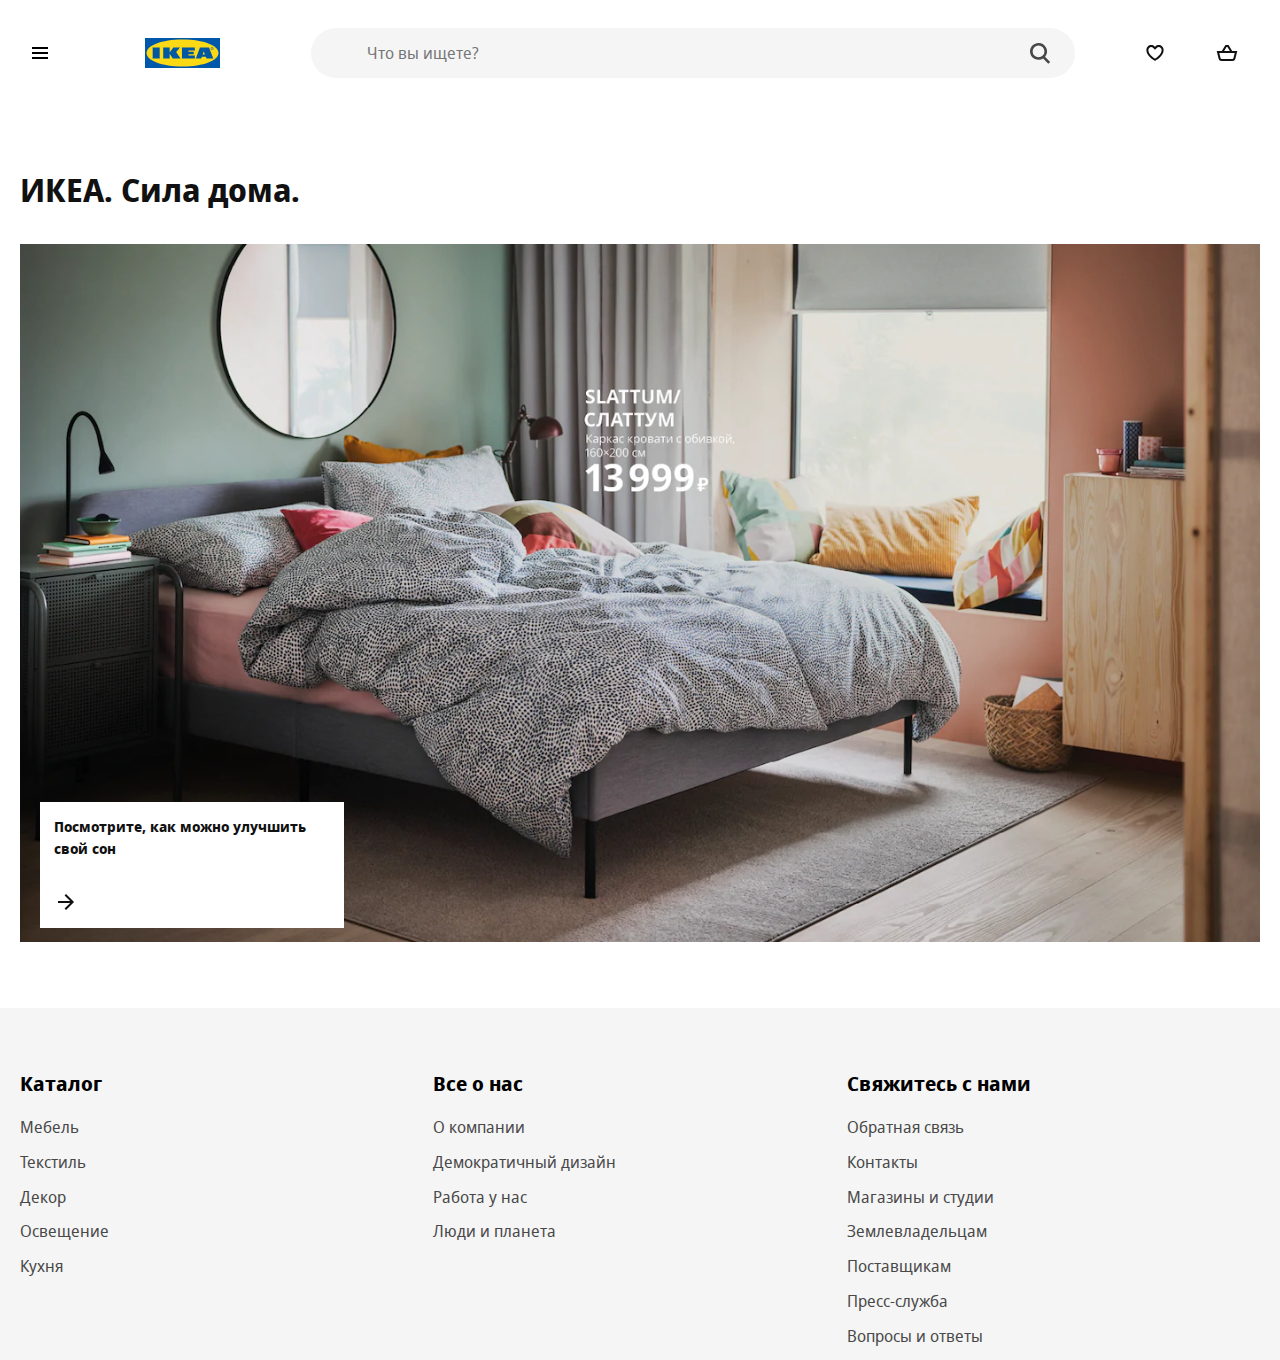
<file: index.html>
<!DOCTYPE html>
<html lang="en">
<head>
    <meta charset="UTF-8">
    <meta name="viewport"
          content="width=device-width, user-scalable=no, initial-scale=1.0, maximum-scale=1.0, minimum-scale=1.0">
    <meta http-equiv="X-UA-Compatible" content="ie=edge">
    <link rel="apple-touch-icon" sizes="180x180" href="favicon/apple-touch-icon.png">
    <link rel="icon" type="image/png" sizes="32x32" href="favicon/favicon-32x32.png">
    <link rel="icon" type="image/png" sizes="16x16" href="favicon/favicon-16x16.png">
    <link rel="mask-icon" href="favicon/safari-pinned-tab.svg" color="#0058ab">
    <meta name="msapplication-TileColor" content="#0058ab">
    <meta name="theme-color" content="#0058ab">
    <title>ИКЕА - официальный интернет-магазин мебели - IKEA</title>
    <link rel="stylesheet" href="styles/styles.css">
    <script src="js/index.js" defer type="module"></script>
    <script src="js/test.js"></script>
</head>
<body>
<main>
    <div class="container">
        <h1 class="main-header">ИКЕА. Сила дома.</h1>
        <aside class="offer">
            <a href="card.html#idd059">
                <picture>
                    <source srcset="image/b47e07ee97fd5f9bf030d258d462a945.webp" type="image/webp">
                    <img src="image/b47e07ee97fd5f9bf030d258d462a945.jpg" alt="СЛАТТУМ">
                </picture>

            </a>
            <a class="offer-extra" href="goods.html?subcat=Кровати">
                <p>Посмотрите, как можно улучшить свой сон</p>
                <svg focusable="false" viewBox="0 0 24 24" class="offer-arrow" aria-hidden="true">
                    <path fill-rule="evenodd" clip-rule="evenodd"
                          d="M19.2937 12.7074L20.0008 12.0003L19.2938 11.2932L12.0008 3.99927L10.5865 5.41339L16.1727 11.0003H4V13.0003H16.1723L10.5855 18.5868L11.9996 20.0011L19.2937 12.7074Z"></path>
                </svg>
            </a>
        </aside>
    </div>
</main>
</body>
</html>
</file>
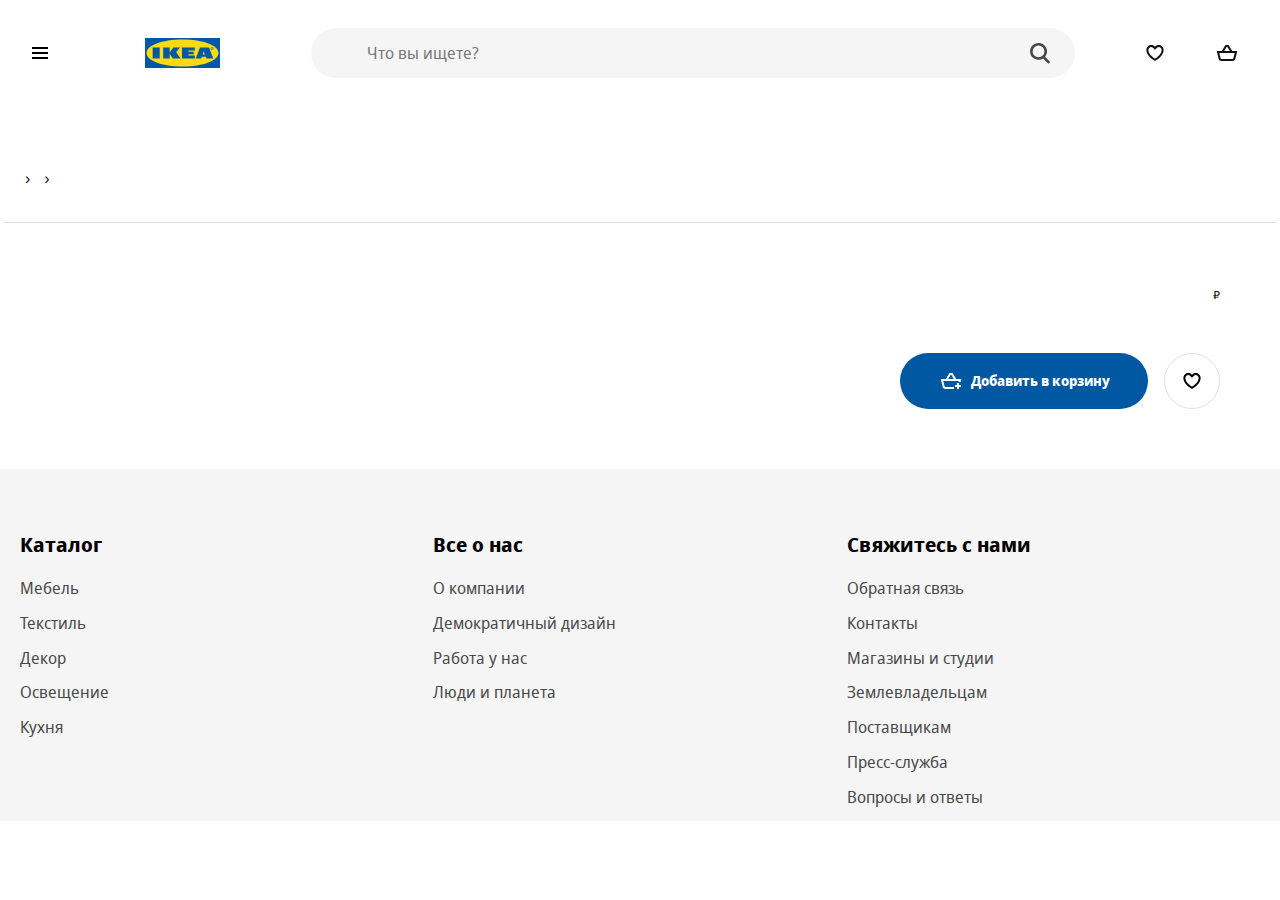
<file: card.html>
<!DOCTYPE html>
<html lang="en">
<head>
	<meta charset="UTF-8">
	<meta name="viewport" content="width=device-width, user-scalable=no, initial-scale=1.0, maximum-scale=1.0, minimum-scale=1.0">
	<meta http-equiv="X-UA-Compatible" content="ie=edge">
	<link rel="apple-touch-icon" sizes="180x180" href="favicon/apple-touch-icon.png">
	<link rel="icon" type="image/png" sizes="32x32" href="favicon/favicon-32x32.png">
	<link rel="icon" type="image/png" sizes="16x16" href="favicon/favicon-16x16.png">
	<link rel="mask-icon" href="favicon/safari-pinned-tab.svg" color="#0058ab">
	<meta name="msapplication-TileColor" content="#0058ab">
	<meta name="theme-color" content="#0058ab">
	<title>Детские игрушки - IKEA</title>
	<link rel="stylesheet" href="styles/styles.css">
	<script src="js/index.js" defer type="module"></script>
</head>
<body>
<main>
	<div class="container">
		<div class="breadcrumb">
			<nav role="navigation" aria-label="Breadcrumb" class="breadcrumb__nav">
				<ul class="breadcrumb__list">

					<li class="breadcrumb__list-item">
						<a href="goods.html?cat=Детские товары" class="breadcrumb__link"></a>
					</li>

					<li class="breadcrumb__list-item">
						<a href="goods.html?cat=Мягкие игрушки" class="breadcrumb__link"></a>
					</li>

					<li class="breadcrumb__list-item">
						<a href="#" class="breadcrumb__link"></a>
					</li>

				</ul>
			</nav>
		</div>

		<div class="good wrapper">
			<div class="good-images">
				
			</div>
			<div class="good-item"> <!-- not-in-stock - нет в наличии-->
				<p class="good-item__new">Новинка</p>

				<div class="good-item__section">
					<div>
						<h2 class="good-item__header"></h2>
						<p class="good-item__description"></p>

					</div>
					<p class="good-item__price">
						<span class="good-item__empty">Нет в наличии</span>
						<span class="good-item__price-value"></span>
						<span class="good-item__currency">₽</span>
					</p>

				</div>
				<div class="good-item__buttons">
					<button type="button" class="btn btn-good" data-idd="idd001">
						<svg focusable="false" viewBox="0 0 24 24" class="btn-good-svg" aria-hidden="true">
							<path fill-rule="evenodd" clip-rule="evenodd" d="M10.4372 4H10.9993H12.0003H12.9996H13.5616L13.8538 4.48014L17.2112 9.99713H21H22.2806L21.9702 11.2396L21.5303 13H19.4688L19.7194 11.9971H4.28079L5.59143 17.2397C5.70272 17.6848 6.1027 17.9971 6.56157 17.9971H15V19.9971H6.56157C5.18496 19.9971 3.98502 19.0602 3.65114 17.7247L2.02987 11.2397L1.71924 9.99713H3.00002H6.78793L10.145 4.48017L10.4372 4ZM12.4375 6L14.87 9.99713H9.12911L11.5614 6H12.0003H12.4375ZM17.9961 16V14H19.9961V16H21.9961V18H19.9961V20H17.9961V18H15.9961V16H17.9961Z"></path>
						</svg>

						<span class="btn-good__label">Добавить в корзину</span>
					</button>
					<button type="button" class="btn btn-add-wishlist" data-idd="idd001">
						<svg focusable="false" viewBox="0 0 24 24" class="btn-add-wishlist__svg" aria-hidden="true">
							<path fill-rule="evenodd" clip-rule="evenodd" d="M12.336 5.52055C14.2336 3.62376 17.3096 3.62401 19.2069 5.52129C20.2067 6.52115 20.6796 7.85005 20.6259 9.15761C20.6151 12.2138 18.4184 14.8654 16.4892 16.6366C15.4926 17.5517 14.5004 18.2923 13.7593 18.8036C13.3879 19.0598 13.0771 19.2601 12.8574 19.3973C12.7475 19.466 12.6601 19.519 12.5992 19.5555C12.5687 19.5737 12.5448 19.5879 12.5279 19.5978L12.5079 19.6094L12.502 19.6129L12.5001 19.614C12.5001 19.614 12.4989 19.6147 11.9999 18.748C11.501 19.6147 11.5005 19.6144 11.5005 19.6144L11.4979 19.6129L11.4919 19.6094L11.472 19.5978C11.4551 19.5879 11.4312 19.5737 11.4007 19.5555C11.3397 19.519 11.2524 19.466 11.1425 19.3973C10.9227 19.2601 10.612 19.0598 10.2405 18.8036C9.49947 18.2923 8.50726 17.5517 7.51063 16.6366C5.58146 14.8654 3.38477 12.2139 3.37399 9.15765C3.32024 7.85008 3.79314 6.52117 4.79301 5.52129C6.69054 3.62376 9.76704 3.62376 11.6646 5.52129L11.9993 5.856L12.3353 5.52129L12.336 5.52055ZM11.9999 18.748L11.5005 19.6144L11.9999 19.9019L12.4989 19.6147L11.9999 18.748ZM11.9999 17.573C12.1727 17.462 12.384 17.3226 12.6236 17.1573C13.3125 16.6821 14.2267 15.9988 15.1366 15.1634C17.0157 13.4381 18.6259 11.2919 18.6259 9.13506V9.11213L18.627 9.08922C18.6626 8.31221 18.3844 7.52727 17.7926 6.9355C16.6762 5.81903 14.866 5.81902 13.7495 6.9355L13.7481 6.93689L11.9965 8.68166L10.2504 6.9355C9.13387 5.81903 7.3237 5.81903 6.20722 6.9355C5.61546 7.52727 5.33724 8.31221 5.3729 9.08922L5.37395 9.11213V9.13507C5.37395 11.2919 6.98418 13.4381 8.86325 15.1634C9.77312 15.9988 10.6874 16.6821 11.3762 17.1573C11.6159 17.3226 11.8271 17.462 11.9999 17.573Z"></path>
						</svg>
					</button>
				</div>

			</div>
		</div>


	</div>
</main>
</body>
</html>
</file>
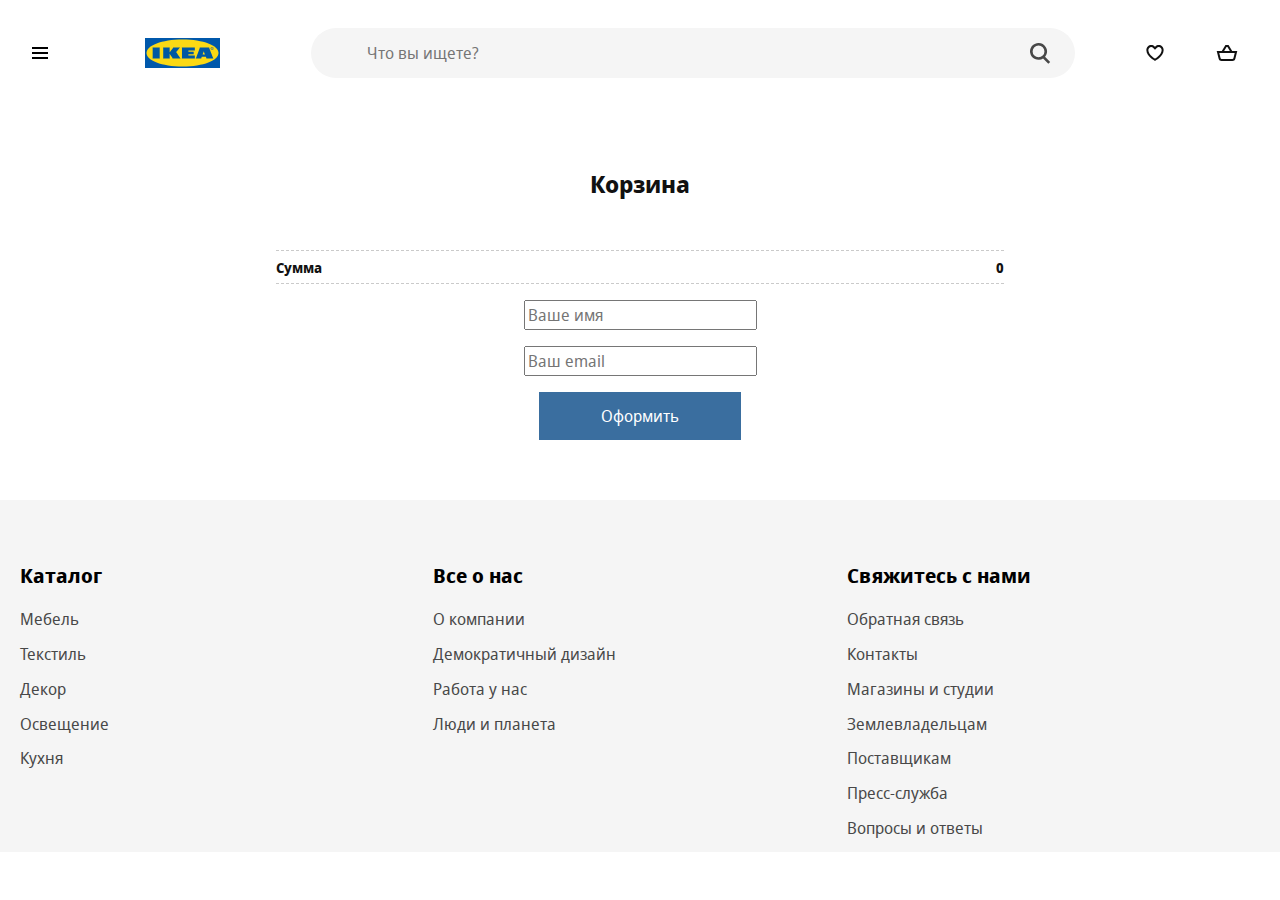
<file: cart.html>
<!DOCTYPE html>
<html lang="en">
<head>
	<meta charset="UTF-8">
	<meta name="viewport" content="width=device-width, user-scalable=no, initial-scale=1.0, maximum-scale=1.0, minimum-scale=1.0">
	<meta http-equiv="X-UA-Compatible" content="ie=edge">
	<link rel="apple-touch-icon" sizes="180x180" href="favicon/apple-touch-icon.png">
	<link rel="icon" type="image/png" sizes="32x32" href="favicon/favicon-32x32.png">
	<link rel="icon" type="image/png" sizes="16x16" href="favicon/favicon-16x16.png">
	<link rel="mask-icon" href="favicon/safari-pinned-tab.svg" color="#0058ab">
	<meta name="msapplication-TileColor" content="#0058ab">
	<meta name="theme-color" content="#0058ab">
	<title>Корзина - IKEA</title>
	<link rel="stylesheet" href="styles/styles.css">
	<script src="js/index.js" defer type="module"></script>
</head>
<body>
<main>
	<div class="container cart-wrapper">
		<h2 class="cart-header">Корзина</h2>
		<ul class="cart-list">
		</ul>
		<div class="cart-total">
			<span class="cart-total-label">Сумма</span>
			<span class="cart-total-price">297.-</span>
		</div>

		<form id="form" class="cart-form">
			<label>
				<input type="text" name="name" placeholder="Ваше имя">
			</label>
			<label>
				<input type="email" name="email" placeholder="Ваш email">
			</label>
			<button type="submit" class="cart-checkout">Оформить</button>
		</form>
	</div>
</main>
</body>
</html>
</file>
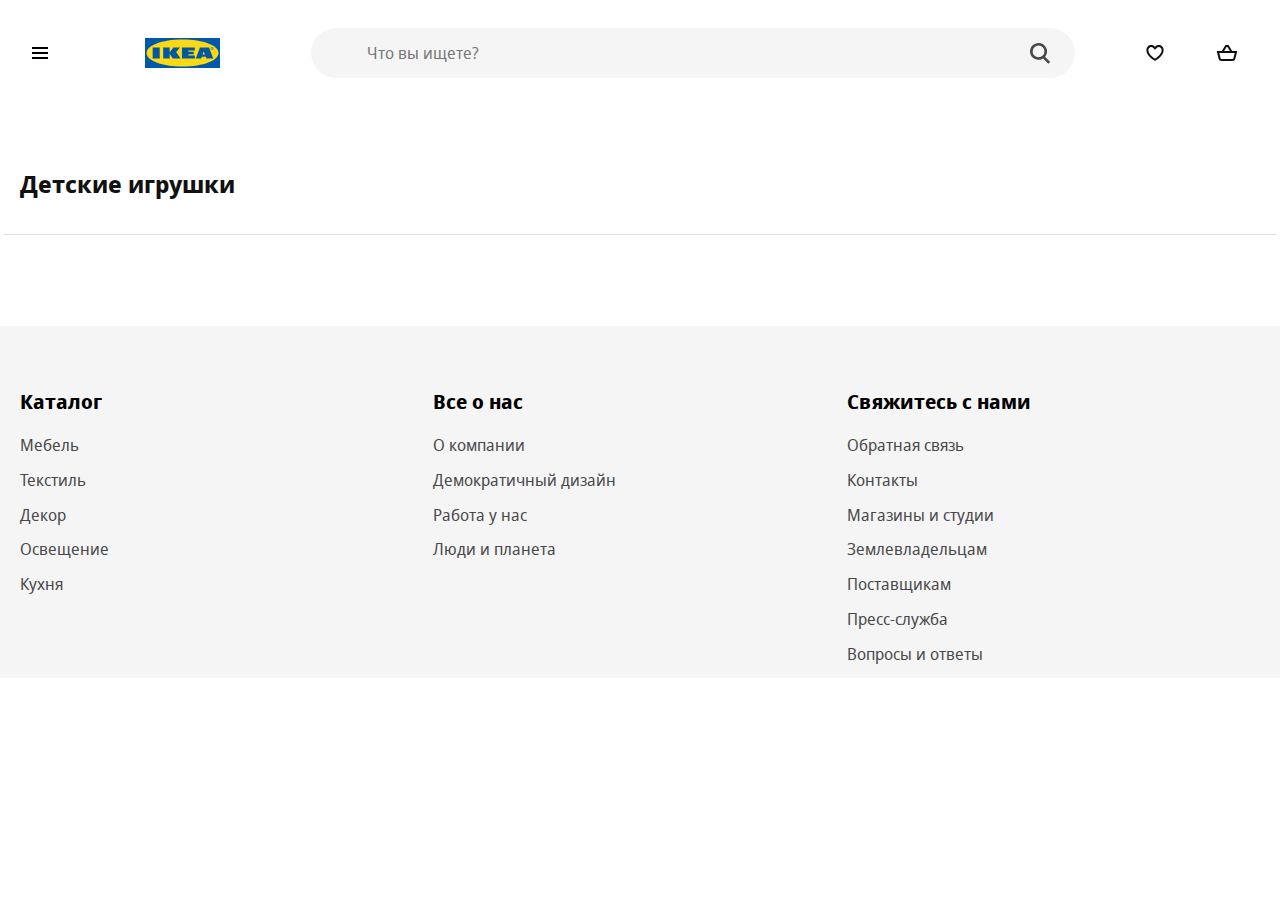
<file: goods.html>
<!DOCTYPE html>
<html lang="en">
<head>
	<meta charset="UTF-8">
	<meta name="viewport" content="width=device-width, user-scalable=no, initial-scale=1.0, maximum-scale=1.0, minimum-scale=1.0">
	<meta http-equiv="X-UA-Compatible" content="ie=edge">
	<link rel="apple-touch-icon" sizes="180x180" href="favicon/apple-touch-icon.png">
	<link rel="icon" type="image/png" sizes="32x32" href="favicon/favicon-32x32.png">
	<link rel="icon" type="image/png" sizes="16x16" href="favicon/favicon-16x16.png">
	<link rel="mask-icon" href="favicon/safari-pinned-tab.svg" color="#0058ab">
	<meta name="msapplication-TileColor" content="#0058ab">
	<meta name="theme-color" content="#0058ab">
	<title>Детские игрушки - IKEA</title>
	<link rel="stylesheet" href="styles/styles.css">
	<script src="js/index.js" defer type="module"></script>
</head>
<body>
<main>
	<div class="container">
		<h2 class="main-header">Детские игрушки</h2>
		<div class="goods wrapper">
			<ul class="goods-list">
			</ul>
		</div>
	</div>
</main>
</body>
</html>
</file>
<file: styles/styles.css>
/*
* Prefixed by https://autoprefixer.github.io
* PostCSS: v7.0.29,
* Autoprefixer: v9.7.6
* Browsers: last 4 version
*/

@font-face {
	font-family: 'Noto Sans';
	src: local('Noto Sans Display Regular'), local('NotoSansDisplay-Regular'), url('../fonts/Notosansdisplayregular.woff2') format('woff2'), url('../fonts/Notosansdisplayregular.woff') format('woff');
	font-weight: 400;
	font-style: normal;
}

@font-face {
	font-family: 'Noto Sans';
	src: local('Noto Sans Display Italic'), local('NotoSansDisplay-Italic'), url('../fonts/Notosansdisplayitalic.woff2') format('woff2'), url('../fonts/Notosansdisplayitalic.woff') format('woff');
	font-weight: 400;
	font-style: italic;
}

@font-face {
	font-family: 'Noto Sans';
	src: local('Noto Sans Display Bold'), local('NotoSansDisplay-Bold'), url('../fonts/Notosansdisplaybold.woff2') format('woff2'), url('../fonts/Notosansdisplaybold.woff') format('woff');
	font-weight: 700;
	font-style: normal;
}

@font-face {
	font-family: 'Noto Sans';
	src: local('Noto Sans Display Bold Italic'), local('NotoSansDisplay-BoldItalic'), url('../fonts/Notosansdisplaybolditalic.woff2') format('woff2'), url('../fonts/Notosansdisplaybolditalic.woff') format('woff');
	font-weight: 700;
	font-style: italic;
}

html {
	-webkit-box-sizing: border-box;
	box-sizing: border-box;
}

*,
*::before,
*::after {
	-webkit-box-sizing: inherit;
	box-sizing: inherit;
}

body {
	min-width: 320px;
	margin: 0;

	background-color: #fff; /*под проект*/
	font-family: Noto Sans, Arial, sans-serif; /*в "" свой шрифт под проект*/

	font-size: 16px;
	color: #111;
	line-height: 1.5;
	-webkit-font-smoothing: subpixel-antialiased;
}

button, input {
	font: inherit;
}

button {
	cursor: pointer;
}

img {
	max-width: 100%;
	width: 100%;
	height: auto;
}

a {
	text-decoration: none;
	color: inherit;
}

ul {
	list-style: none;
	padding: 0;
	margin: 0;
}

h1, h2, h3, p {
	padding: 0;
	margin: 0;
}

/* container */

.container {
	max-width: 100rem;
	margin: 0 auto;
	padding: 0 1.25rem;
}

.visually-hidden {
	position: absolute !important;
	clip: rect(1px 1px 1px 1px);
	clip: rect(1px, 1px, 1px, 1px);
	padding: 0 !important;
	border: 0 !important;
	height: 1px !important;
	width: 1px !important;
	overflow: hidden;
}

/* при работе с float */

.clearfix::after {
	content: "";
	display: table;
	clear: both;
}

header {
	margin-bottom: 3.75rem;
}

.header {
	display: -ms-grid;
	display: grid;
	grid-gap: 1.25rem;
	-ms-grid-columns: 2fr 1.25rem 2fr 1.25rem 16fr 1.25rem 1fr 1.25rem 1fr;
	grid-template-columns: 2fr 2fr 16fr 1fr 1fr;
	-webkit-box-align: center;
	-ms-flex-align: center;
	align-items: center;
	padding: 1.75rem 0;
}

footer {
	background-color: #f5f5f5;
	margin-top: 3.75rem;
	padding: 3.75rem 0 0 0;
}

.footer {
	display: -ms-grid;
	font-family: 'Noto Sans';
	display: grid;
	-ms-grid-columns: 1fr 1fr 1fr;
	grid-template-columns: 1fr 1fr 1fr;
}

.main-header {
	margin-bottom: 1.875rem
}

.btn {
	background-color: transparent;
	outline: transparent;
	border-radius: 50%;
	width: 40px;
	height: 40px;
	display: -webkit-box;
	display: -ms-flexbox;
	display: flex;
	-webkit-box-align: center;
	-ms-flex-align: center;
	align-items: center;
	-webkit-box-pack: center;
	-ms-flex-pack: center;
	justify-content: center;
	border: 1px solid transparent;
}

.btn:hover {
	background-color: #f5f5f5;
	color: #111;
}

.svg-icon {
	fill: currentColor;
}

.logo {
	text-align: center;
	width: 75px;
	height: 30px;

}

.search {
	position: relative;
	-webkit-box-flex: 1;
	-ms-flex-positive: 1;
	flex-grow: 1;
	height: 50px;
	margin: 0 40px;
}

.search-input {
	-webkit-appearance: none;
	-moz-appearance: none;
	appearance: none;
	background-color: #f5f5f5;
	display: block;
	appearance: none;
	width: 100%;
	height: 100%;
	padding: .5rem 3.5rem;
	margin: 0 auto;
	line-height: 1.5;
	border: 0;
	border-radius: 50em;
	outline: 0;
	-webkit-box-shadow: none;
	box-shadow: none;
	-webkit-transition: background .2s;
	-o-transition: background .2s;
	transition: background .2s;
}

.search-btn {
	position: absolute;
	top: 0.9rem;
	right: 0.9rem;
	background-image: url("data:image/svg+xml;charset=utf-8,%3Csvg width='16' height='17' fill='%23484848' xmlns='http://www.w3.org/2000/svg'%3E%3Cpath fill-rule='evenodd' clip-rule='evenodd' d='M6.5 11a4.5 4.5 0 110-9 4.5 4.5 0 010 9zm4.968-.307a6.5 6.5 0 10-1.514 1.315l3.996 3.996 1.414-1.414-3.896-3.897z'/%3E%3C/svg%3E");
	background-repeat: no-repeat;
	background-size: contain;
	width: 2.5rem;
	height: 1.5rem;
	background-position: center;
}

.offer {
	position: relative;
}

.offer-extra {
	position: absolute;
	padding: .9rem;
	color: #111;
	left: 1.25rem;
	bottom: 1.25rem;
	display: -webkit-box;
	display: -ms-flexbox;
	display: flex;
	background: #fff;
	-webkit-box-orient: vertical;
	-webkit-box-direction: normal;
	-ms-flex-direction: column;
	flex-direction: column;
	-webkit-box-align: start;
	-ms-flex-align: start;
	align-items: flex-start;
	max-width: 19rem;
	min-width: 13rem;
	font-size: .9rem;
	line-height: 1.5;
	font-weight: bold;
	word-break: break-word;
}

.offer-arrow {
	display: inline-block;
	height: 1.5rem;
	width: 1.5rem;
	vertical-align: middle;
	fill: currentColor;
	margin-top: 1.875rem;

}


.footer-header {
	line-height: 2rem;
	font-size: 1.25rem;
	padding: 0 0 1rem 0;

}

.footer-list {
	margin-bottom: .8rem;
}

.footer-list > a {
	color: #484848;
}

.footer-list > a:hover {
	color: #111;
	text-decoration: underline;
}

.catalog {
	position: fixed;
	z-index: 999;
	top: 0;
	font-family: 'Noto Sans';
	left: -100%;
	bottom: 0;
	background-color: #fff;
	overflow-y: auto;
	overflow-x: hidden;
	-webkit-transition: left 0.2s 0s;
	-o-transition: left 0.2s 0s;
	transition: left 0.2s 0s;
	width: 20rem;
	padding: 6rem 4rem 3rem;

}

.catalog.open {
	left: 0;
}

.catalog-btn {
	position: absolute;
	top: 3rem;
	left: 3rem;
}

.catalog-list__item,
.subcatalog-list__item {
	cursor: pointer;
	color: #111;


}

.catalog-list__item a,
.subcatalog-list__item a {
	text-decoration: underline;
	display: block;
}

.catalog-list__item a {
	padding: .5rem 1.5rem .5rem 0;
}

.subcatalog-list__item a {
	padding: .5rem 0;
}

.catalog-list__item:hover a,
.subcatalog-list__item:hover a {
	text-decoration: underline;
}

.catalog-list__item.active {
	background-repeat: no-repeat;
	background-position: right 0 center;
	background-image: url('data:image/svg+xml;utf8,<svg width="24" height="24" viewBox="0 0 24 24" fill="none" xmlns="http://www.w3.org/2000/svg"><path fill-rule="evenodd" clip-rule="evenodd" d="M15.5996 11.9999L9.81456 17.7857L8.40026 16.3716L12.7714 11.9999L8.40026 7.62823L9.81457 6.21411L15.5996 11.9999Z" fill="%23959595"/></svg>');
}

.subcatalog {
	position: fixed;
	z-index: 998;
	top: 0;
	left: -100%;
	font-family: 'Noto Sans';
	bottom: 0;
	background-color: #fff;
	overflow-y: auto;
	overflow-x: hidden;
	-webkit-transition: left, right 0.2s 0s;
	-o-transition: left, right 0.2s 0s;
	transition: left, right 0.2s 0s;
	width: 25rem;
	padding: 6rem 4rem 3rem;
	border-left: 2px solid #ccc;
}

.subcatalog.subopen {
	left: 20rem;
	display: block;
}

.overlay {
	display: block;
	position: fixed;
	z-index: 899;
	top: 0;
	bottom: 0;
	right: 0;
	left: 0;
	background-color: black;
	-webkit-transition: all .2s ease;
	-o-transition: all .2s ease;
	transition: all .2s ease;
	opacity: 0;
	pointer-events: none;
}

.overlay.active {
	opacity: 0.25;
	pointer-events: all;
}


.wrapper {
	position: relative;
	margin-top: 4rem;
}

.wrapper:before {
	content: '';
	width: calc(100% + 2rem);
	display: block;
	position: absolute;
	top: -2rem;
	z-index: 99;
	margin: 0 -1rem;
	border-bottom: 1px solid #dfdfdf;
}

.good {
	display: -ms-grid;
	display: grid;
	-ms-grid-columns: minmax(0, 1fr) 1.25rem minmax(0, 1fr) 1.25rem minmax(0, 1fr) 1.25rem minmax(0, 1fr) 1.25rem minmax(0, 1fr) 1.25rem minmax(0, 1fr) 1.25rem minmax(0, 1fr) 1.25rem minmax(0, 1fr) 1.25rem minmax(0, 1fr) 1.25rem minmax(0, 1fr) 1.25rem minmax(0, 1fr) 1.25rem minmax(0, 1fr);
	grid-template-columns: repeat(12, minmax(0, 1fr));
	grid-column-gap: 1.25rem;
	padding-top: 2rem;
}

.good-images {
	display: -webkit-box;
	display: -ms-flexbox;
	display: flex;
	-ms-flex-wrap: wrap;
	flex-wrap: wrap;
	-ms-grid-column: 1;
	grid-column-start: 1;
	-ms-grid-column-span: 8;
	grid-column-end: 9;
	-ms-flex-pack: distribute;
	justify-content: space-around;


}

.good-image__item {
	width: calc(50% - 1.25rem);
	margin-left: .625rem;
	margin-right: .625rem;
	min-height: 500px;
}


.good-item {
	-ms-grid-column: 9;
	grid-column-start: 9;
	-ms-grid-column-span: 4;
	grid-column-end: 13;
	padding: 0 2.5rem;
}

.good-item__section {
	margin-bottom: 2.5rem;
}

.good-item__new {
	display: none;
}


.good-item__empty {
	display: none;
}

.not-in-stock .good-item__empty {
	display: block;
}

.not-in-stock .btn-good {
	display: none;
}

.good-item__header {
	font-size: 1.375rem;
	line-height: 1.5;
	font-weight: 700;
	text-transform: uppercase;
	margin-bottom: .3rem;
}

.good-item__description {
	line-height: 1.5;
	letter-spacing: 0;
	font-weight: 400;
	color: #484848;
	font-size: .875rem;
}

.good-item__price {
	white-space: nowrap;
	text-align: right;
}

.good-item__section {
	display: -webkit-box;
	display: -ms-flexbox;
	display: flex;
	-webkit-box-pack: justify;
	-ms-flex-pack: justify;
	justify-content: space-between;
}

.good-item__price-value {
	line-height: 1.1875;
	font-size: 1.375rem;
}

.good-item__currency {
	line-height: .9;
	font-size: .6875rem;
	vertical-align: text-top;
}

.not-in-stock .good-item__price-value,
.not-in-stock .good-item__currency {
	display: none;
}

.good-item__buttons {
	display: -webkit-box;
	display: -ms-flexbox;
	display: flex;
	-webkit-box-pack: justify;
	-ms-flex-pack: justify;
	justify-content: space-between;
	-webkit-box-align: center;
	-ms-flex-align: center;
	align-items: center;
	width: 100%;
}

.btn-good {
	margin-right: 1rem;
	-webkit-box-flex: 1;
	-ms-flex-positive: 1;
	flex-grow: 1;
	-ms-flex-negative: 1;
	flex-shrink: 1;
	position: relative;
	background: #0058a3;
	color: #fff;
	border-radius: 52px;
	padding: 0 2rem;
	display: -webkit-box;
	display: -ms-flexbox;
	display: flex;
	height: 3.5rem;
	-webkit-box-align: center;
	-ms-flex-align: center;
	align-items: center;
}

.btn-good-svg {
	margin-right: .5rem;
	vertical-align: top;
	-ms-flex-negative: 0;
	flex-shrink: 0;
	display: inline-block;
	height: 1.5rem;
	width: 1.5rem;
	fill: #fff;
}

.btn-good:hover {
	color: #0058a3;
}

.btn-good:hover .btn-good-svg {
	fill: #0058a3;
}

.btn-good__label {
	text-align: center;
	border: 0;
	font-weight: 700;
	font-size: .875rem;
	line-height: 1.42857;
}

.btn-add-wishlist {
	background: rgba(0, 0, 0, 0);
	color: #111;
	border-radius: 40px;
	padding: 0 .9375rem;
	border: 1px solid #dfdfdf;
	height: 3.5rem;
	width: 3.5rem;
	margin-left: auto;
}

.btn-add-wishlist__svg {
	height: 1.5rem;
	width: 1.5rem;

}

.btn-add-wishlist:hover .btn-add-wishlist__svg {
	fill: red;
}

.btn-add-wishlist.contains-wishlist .btn-add-wishlist__svg {
	fill: red;

}

.btn-add-wishlist:hover.contains-wishlist .btn-add-wishlist__svg {
	fill: black;
}


.goods-list {
	display: -ms-grid;
	display: grid;
	grid-template-columns: repeat(4, 1fr);
}

.goods-list__item {
	margin-bottom: 2rem;
}


.goods-item {
	position: relative;
	display: -webkit-box;
	display: -ms-flexbox;
	display: flex;
	-webkit-box-orient: vertical;
	-webkit-box-direction: normal;
	-ms-flex-direction: column;
	flex-direction: column;
	-webkit-box-pack: justify;
	-ms-flex-pack: justify;
	justify-content: space-between;
	height: 100%;
}

.goods-item__img {
	height: 380px;
	display: table-cell;
	vertical-align: middle
}


.btn-add-card {
	position: absolute;
	opacity: 0;
	-webkit-transition: opacity 0.2s 0s;
	-o-transition: opacity 0.2s 0s;
	transition: opacity 0.2s 0s;
	right: 1rem;
	bottom: 0.5rem;
	background-color: rgb(0, 88, 163);
	border: 1px solid rgb(0, 88, 163);
	background-repeat: no-repeat;
	background-position: center;
	background-image: url("data:image/svg+xml;utf8,<svg width='24' height='24' xmlns='http://www.w3.org/2000/svg' viewBox='0 0 24 24'><path fill-rule='evenodd' clip-rule='evenodd' d='M10.4372 4H10.9993H12.0003H12.9996H13.5616L13.8538 4.48014L17.2112 9.99713H21H22.2806L21.9702 11.2396L21.5303 13H19.4688L19.7194 11.9971H4.28079L5.59143 17.2397C5.70272 17.6848 6.1027 17.9971 6.56157 17.9971H15V19.9971H6.56157C5.18496 19.9971 3.98502 19.0602 3.65114 17.7247L2.02987 11.2397L1.71924 9.99713H3.00002H6.78793L10.145 4.48017L10.4372 4ZM12.4375 6L14.87 9.99713H9.12911L11.5614 6H12.0003H12.4375ZM17.9961 16V14H19.9961V16H21.9961V18H19.9961V20H17.9961V18H15.9961V16H17.9961Z' fill='white' /></svg>");
}

.btn-add-card:hover {
	background-color: rgb(255, 255, 255);
	background-image: url("data:image/svg+xml;utf8,<svg width='24' height='24' xmlns='http://www.w3.org/2000/svg' viewBox='0 0 24 24'><path fill-rule='evenodd' clip-rule='evenodd' d='M10.4372 4H10.9993H12.0003H12.9996H13.5616L13.8538 4.48014L17.2112 9.99713H21H22.2806L21.9702 11.2396L21.5303 13H19.4688L19.7194 11.9971H4.28079L5.59143 17.2397C5.70272 17.6848 6.1027 17.9971 6.56157 17.9971H15V19.9971H6.56157C5.18496 19.9971 3.98502 19.0602 3.65114 17.7247L2.02987 11.2397L1.71924 9.99713H3.00002H6.78793L10.145 4.48017L10.4372 4ZM12.4375 6L14.87 9.99713H9.12911L11.5614 6H12.0003H12.4375ZM17.9961 16V14H19.9961V16H21.9961V18H19.9961V20H17.9961V18H15.9961V16H17.9961Z' fill='rgb(0, 88, 163)' /></svg>");

}

.goods-item:hover .btn-add-card {
	opacity: 1;
}

.goods-item__header {
	margin-top: 20px;
	margin-bottom: 1rem;
}

.goods-item__new {
	line-height: 1.42857;
	color: #ca5008;
	margin-top: 20px;
	font-weight: 700;
	font-size: 0.8rem;
}

.goods-item__link {
	display: block;
	height: 100%;
}

.goods-item__description {
	margin-bottom: 1rem;
	font-size: .875rem;
	line-height: 1.42857;
}

.goods-item__price {
	min-height: calc(40px + 0.5rem);
	padding-bottom: 0.5rem;
	font-weight: 700;
}

.goods-item__price-value {
	font-size: 1.375rem;
}

.goods-item__currency {
	line-height: .9;
	font-size: .6875rem;
	vertical-align: text-top;
}


.breadcrumb__list-item {
	display: inline;
}

.breadcrumb__list-item:after {
	content: "\0203A";
	display: inline;
	margin: 0 .3125rem;
	font-size: 1rem;
	line-height: 1.125;
}

.breadcrumb__list-item:last-child:after {
	content: "";
}

.breadcrumb__link {
	font-size: .75rem;
	line-height: 1.5;
	font-weight: 400;
	vertical-align: middle;
}

.breadcrumb__list-item:last-child .breadcrumb__link {
	color: #484848;
	pointer-events: none;
	cursor: auto;
}

.cart-wrapper {
	max-width: 768px;
}

.cart-header {
	text-align: center;
}

.product {
	display: -ms-grid;
	display: grid;
	-ms-grid-columns: 152px 4fr 6fr;
	grid-template-columns: 152px 4fr 6fr;
	-ms-grid-rows: auto;
	grid-template-rows: auto;
	font-size: .81rem;
	line-height: 1.385;
}

.product > *:nth-child(1) {
	-ms-grid-row: 1;
	-ms-grid-column: 1;
}

.product > *:nth-child(2) {
	-ms-grid-row: 1;
	-ms-grid-column: 2;
}

.product > *:nth-child(3) {
	-ms-grid-row: 1;
	-ms-grid-column: 3;
}

.product__image-container {
	-ms-grid-column: 1;
	grid-column: 1;
	-ms-grid-row: 1;
	-ms-grid-row-span: 2;
	grid-row: 1/3;
	padding-right: 1rem;
}

.product__description {
	-ms-grid-column: 2;
	grid-column: 2;
	-ms-grid-row: 1;
	grid-row: 1;
}

.product__name {
	font-size: 1.2rem;
	margin-bottom: .5rem;
	font-weight: 700;
	text-transform: uppercase;
	word-break: break-word;
}

.product__prices {
	-ms-grid-column: 3;
	grid-column: 3;
	-ms-grid-row: 1;
	grid-row: 1;
	text-align: right;
	padding-top: 0;
}

.product__controls {
	-ms-grid-column: 3;
	grid-column: 3;
	-ms-grid-row: 2;
	grid-row: 2;
	margin-top: .5rem;
	display: -webkit-box;
	display: -ms-flexbox;
	display: flex;
	-webkit-box-pack: end;
	-ms-flex-pack: end;
	justify-content: flex-end;
}

.btn-remove {
	color: #444;
	border-color: #666;
	border-radius: unset;
}

.product__total {
	font-weight: 700;
	font-size: 1.06rem;
	line-height: 1.2;
}

.product-controls__remove {
	width: 12.5%;
}

.product-controls__quantity {
	width: 25%;
	margin-left: .5rem;
}

.cart-header {
	margin-bottom: 3rem;
}

.cart-item {
	margin-bottom: 2rem;
}

.cart-total {
	display: -webkit-box;
	display: -ms-flexbox;
	display: flex;
	-webkit-box-pack: justify;
	-ms-flex-pack: justify;
	justify-content: space-between;
	padding: .35rem 0;
	font-weight: 700;
	font-size: 14px;
	text-align: initial;
	border: dashed #cacaca;
	border-width: 1px 0;
}

.cart-checkout {
	color: #ffffff;
	padding: 12px 62px;
	background-color: #3a6e9f;
	border: none;
	display: block;
	margin: 1rem auto;
}

.cart-form {
	margin: 1rem 0;
	text-align: center;
}

.cart-form label {
	display: block;
	margin: 1rem;
}

select {
	width: 100%;
	max-width: 352px;
	height: 40px;
	margin: 0;
	padding: 0 10px;
	border: 1px solid #666;
	border-radius: 2px;
	background: #fff url(../image/chevron-down-thin-24.1667eab2.svg) no-repeat right 8px center/1.5rem;
	-webkit-appearance: none;
	-moz-appearance: none;
	appearance: none;
	font-size: 1rem;
	line-height: 1.15;
	font-family: inherit;
	text-transform: none;
}

@media (max-width: 1200px) {
	.goods-list {
		grid-template-columns: repeat(3, 1fr);
	}
}

@media (max-width: 768px) {
	.goods-list {
		grid-template-columns: repeat(2, 1fr);
	}

	.header {
		-ms-grid-columns: 1fr 1.25rem 2fr 1.25rem 1fr 1.25rem 1fr;
		grid-template-columns: 1fr 2fr 1fr 1fr;
		-ms-grid-rows: auto 1.25rem auto 1.25rem auto;
		grid-template-areas: "burger logo wishlist cart" "main main . sidebar" "footer footer footer footer";
	}

	.btn-burger {
		grid-area: burger;
	}

	.logo {
		grid-area: logo;
	}

	.btn-wishlist {
		grid-area: wishlist;
	}

	.btn-cart {
		grid-area: cart;
	}

	.search {
		grid-area: search;
		-ms-grid-row: 2;
		grid-row: 2;
		-ms-grid-column-span: 5;
		grid-column-end: 6;
		-ms-grid-column: 1;
		grid-column-start: 1;
		margin: 0;
	}

	.footer {
		-ms-grid-rows: auto;
		grid-template-rows: auto;
		-webkit-box-pack: center;
		-ms-flex-pack: center;
		justify-content: center;
		grid-template-areas: "catalog" "about" "connection";
		-ms-grid-columns: 300px;
		grid-template-columns: 300px

	}

	.footer-catalog {
		grid-area: catalog;
		margin-bottom: 50px;
	}

	.footer-about {
		grid-area: about;
		margin-bottom: 50px;
	}

	.footer-connection {
		grid-area: connection;
		margin-bottom: 50px;
	}

	.catalog {
		width: 50%;
	}

	.subcatalog {
		width: 50%;
		left: auto;
		right: -100%;
	}

	.subcatalog.subopen {
		right: 0;
		left: auto;
	}
}

@media (max-width: 768px) {

	.footer-catalog {
		-ms-grid-row: 1;
		-ms-grid-column: 1

	}

	.footer-about {
		-ms-grid-row: 2;
		-ms-grid-column: 1

	}

	.footer-connection {
		-ms-grid-row: 3;
		-ms-grid-column: 1

	}
}

@media (max-width: 768px) {

	.btn-burger {
		-ms-grid-row: 1;
		-ms-grid-column: 1;
	}

	.logo {
		-ms-grid-row: 1;
		-ms-grid-column: 3;
	}

	.btn-wishlist {
		-ms-grid-row: 1;
		-ms-grid-column: 5;
	}

	.btn-cart {
		-ms-grid-row: 1;
		-ms-grid-column: 7;
	}
}

@media (max-width: 576px) {
	.goods-list {
		-ms-grid-columns: 1fr;
		grid-template-columns: 1fr;
	}

	.catalog {
		width: 100%;
	}

	.subcatalog {
		z-index: 999;
		width: 100%;
	}

	.subcatalog.subopen {
		right: 0;
	}
}
</file>
